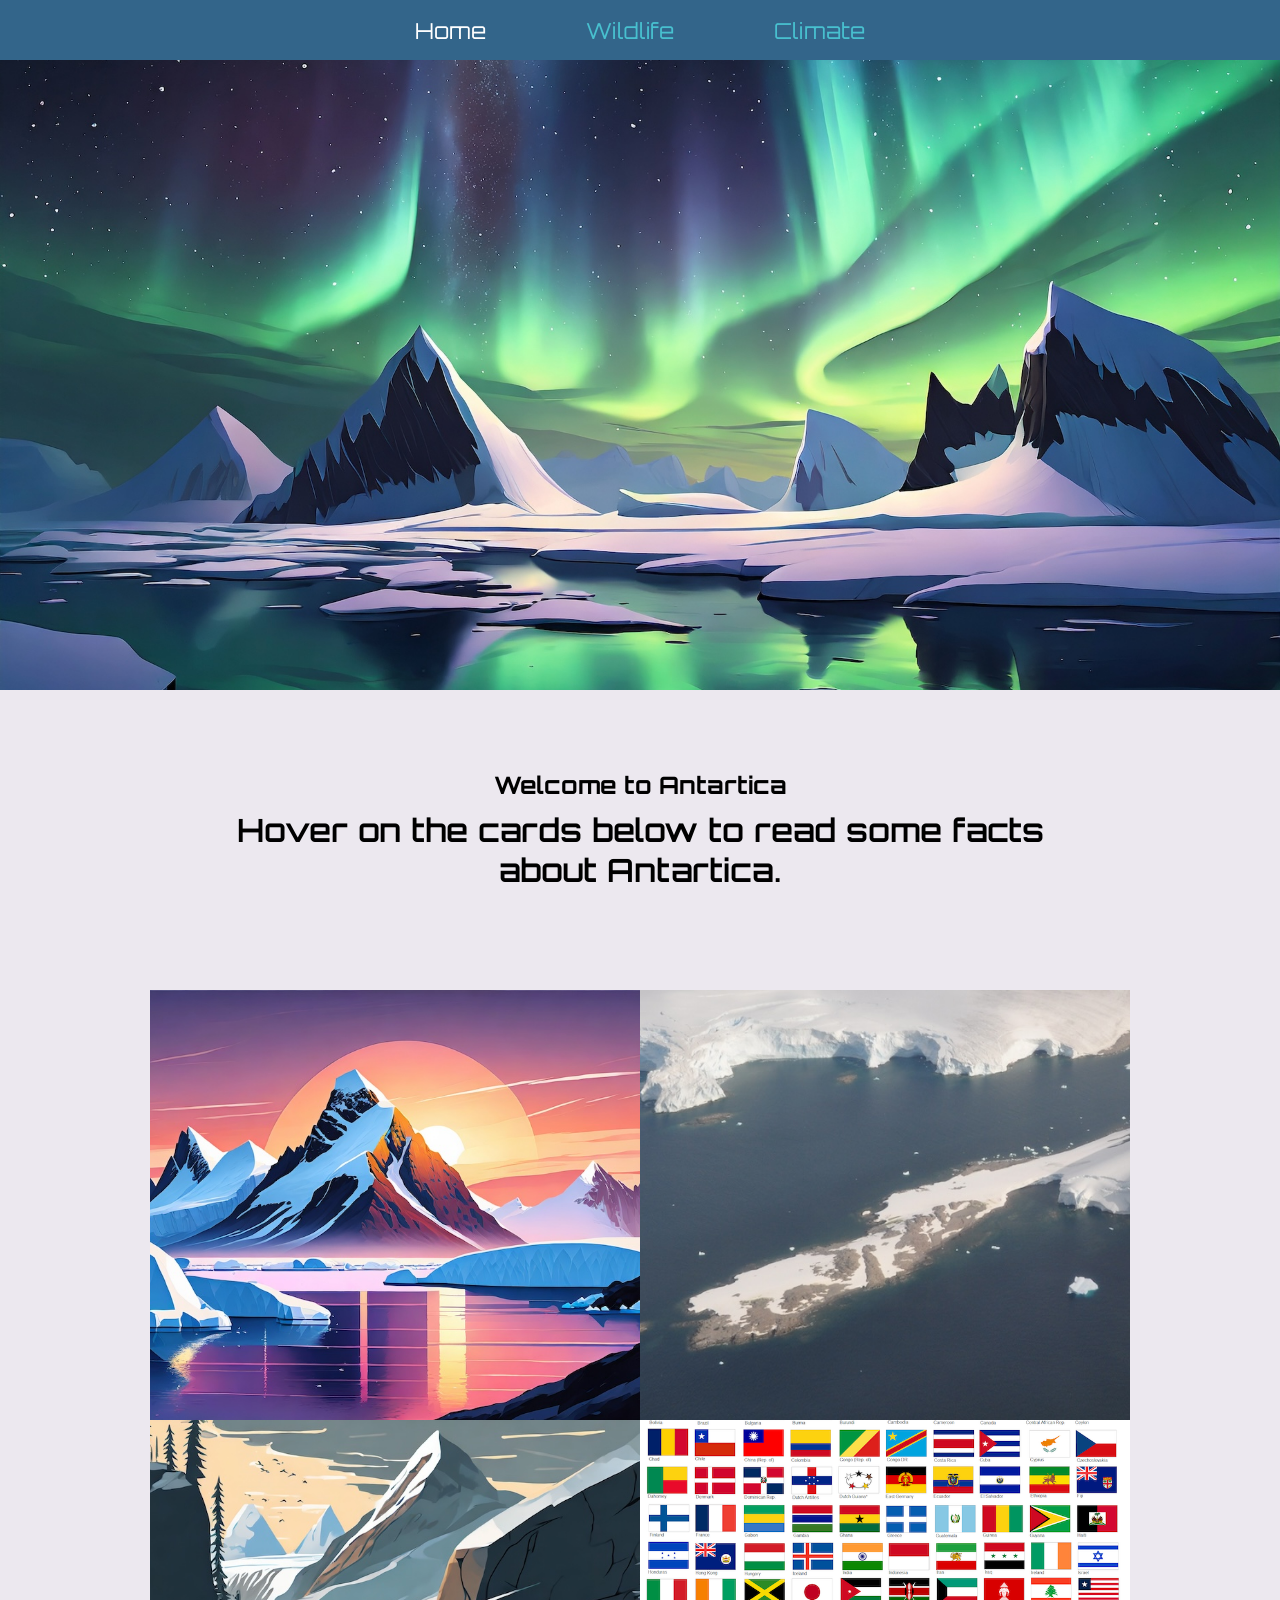
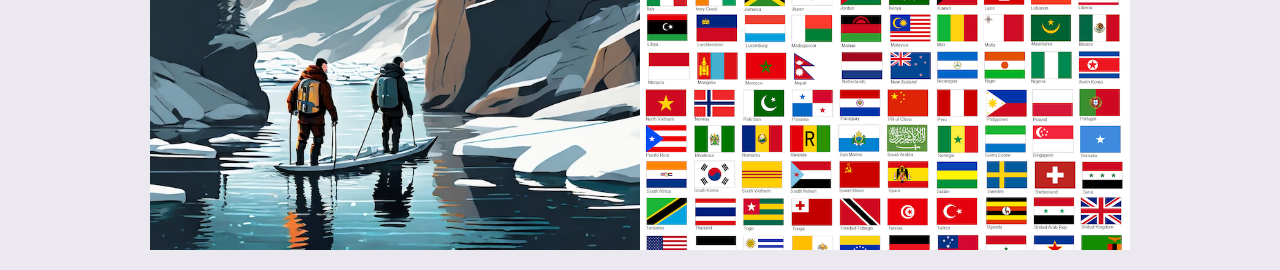
<file: index.html>
<!DOCTYPE html>
<html lang="en">

<head>
    <meta charset="UTF-8">
    <meta name="viewport" content="width=device-width, initial-scale=1.0">
    <link rel="stylesheet" href="https://cdnjs.cloudflare.com/ajax/libs/font-awesome/6.5.1/css/all.min.css"
        integrity="sha512-DTOQO9RWCH3ppGqcWaEA1BIZOC6xxalwEsw9c2QQeAIftl+Vegovlnee1c9QX4TctnWMn13TZye+giMm8e2LwA=="
        crossorigin="anonymous" referrerpolicy="no-referrer" />
    <link rel="stylesheet" href="styles.css">
    <title>Document</title>
</head>

<body>
    <header>
        <nav>
            <div class="nav-items">
                <a href="index.html" class="active">Home</a>
                <a href="wildlife.html">Wildlife</a>
                <a href="climate.html">Climate</a>
            </div>
            <div class="burger">
                <div id="hamburger-menu">
                    <i class="fa-solid fa-bars"></i>
                </div>

                <div id="close-ham">
                    <i class="fa-solid fa-xmark"></i>
                </div>
            </div>



        </nav>
        <div class="hero-img"></div>
    </header>
    <main>
        <section class="main-text-container">
            <h1>
                Welcome to Antartica
            </h1>
            <p>Hover on the cards below to read some facts <span id="para-text-wrap">about Antartica.</span></p>

        </section>
        <section class="fact-wrapper">
            <div class="fact-holder">
                <span class="fact-card sun ">
                    <p class="fact">Antarctica is the coldest continent, but it is also the driest! On average, there is
                        just 200mm (8 inches) of precipitation a year, the majority of it along the coast.</p>
                </span>
                <span class="fact-card discovery">
                    <p class="fact">The continent is thought to have been discovered relatively late in human history.
                        In 1820, Fabian Gottlieb von Bellingshausen and Mikhail Lazarev lead a Russian expedition to
                        prove the exsistence of Antarctica and were probably the first to see the ice shelves.</p>
                </span>
                <span class="fact-card explorers">
                    <p class="fact">Who first set foot on the continent? The first documented and confirmed landing was
                        a crew led by Norwegian Leonard Kristensen at Cape Adare.</p>
                </span>
                <span class="fact-card ownership">
                    <p class="fact">Antarctica is governed by the Antarctic Treaty. First signed by 12 nations in 1959,
                        the Treaty now has 56 supporting nations, 29 of which are considered “Consultative Parties” and
                        are actively involved in decision-making.</p>
                </span>

            </div>

        </section>
    </main>
    <script src="script.js"></script>
</body>

</html>
</file>
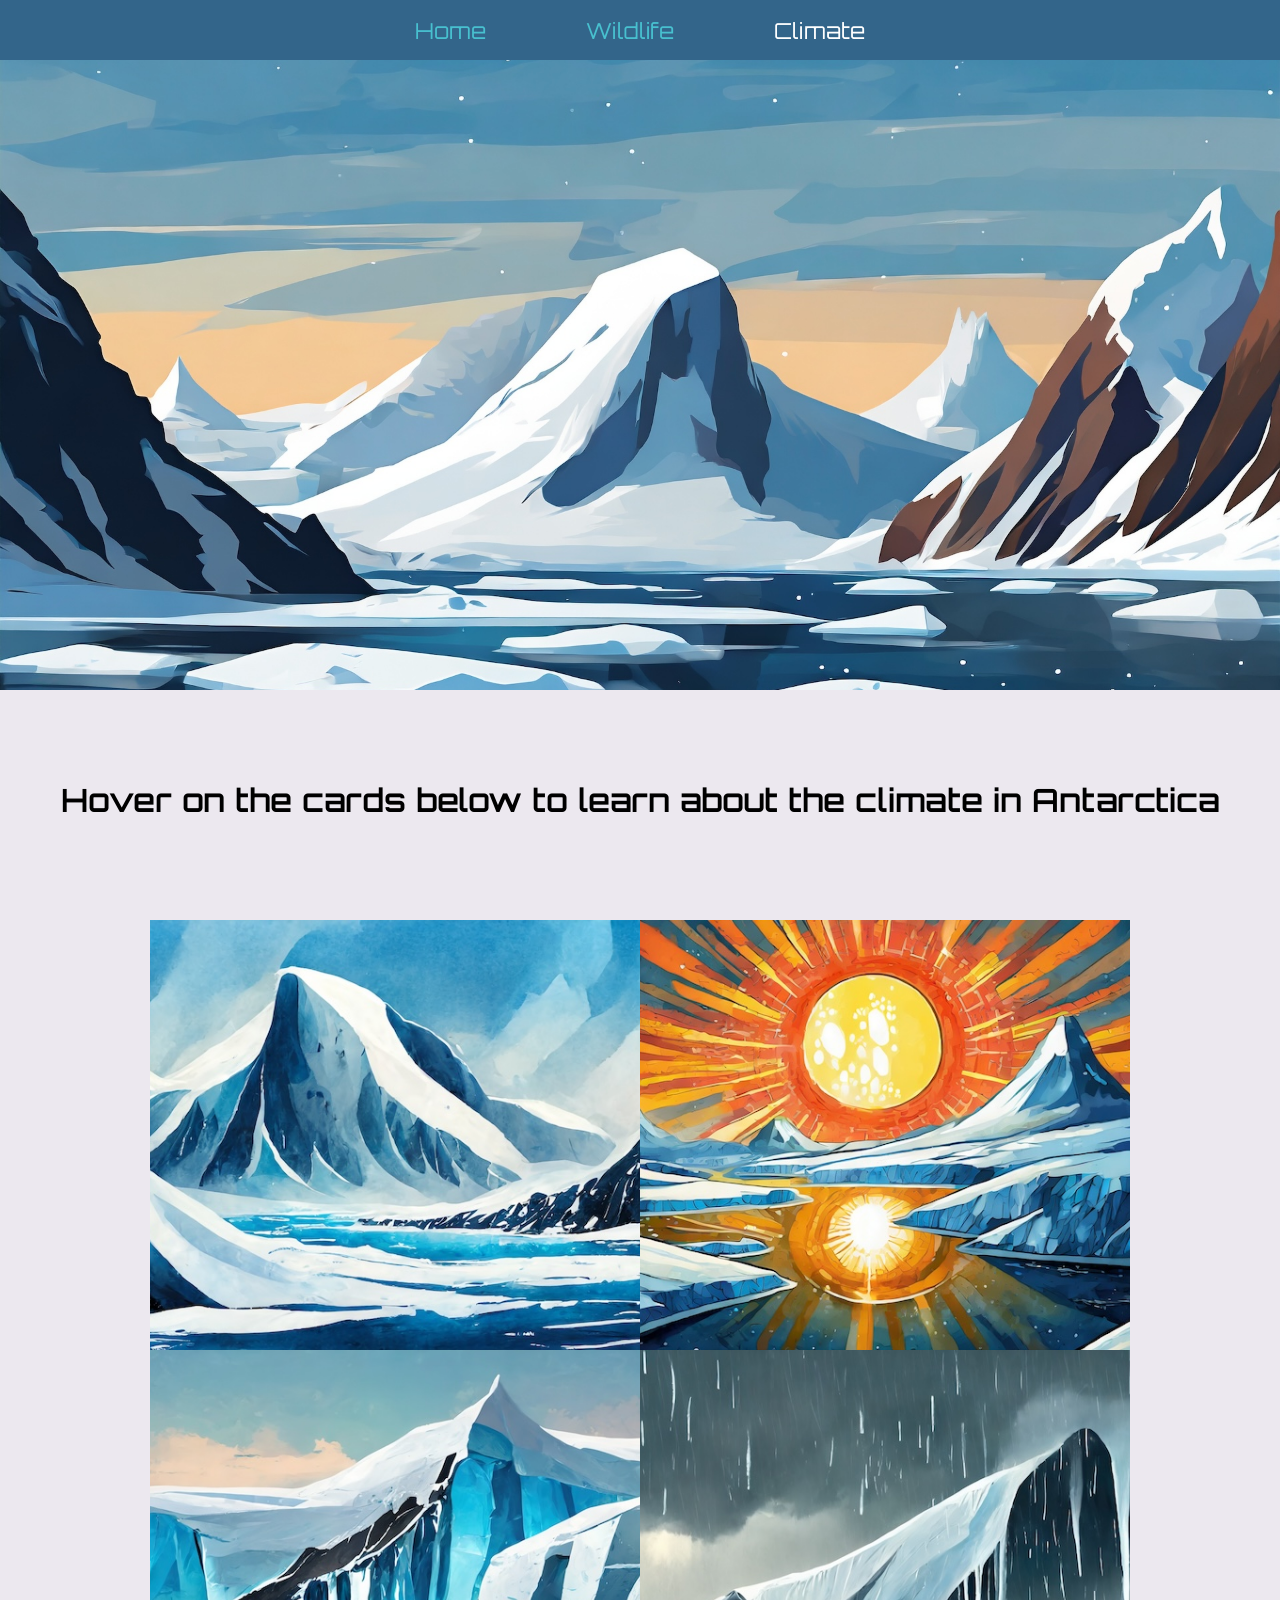
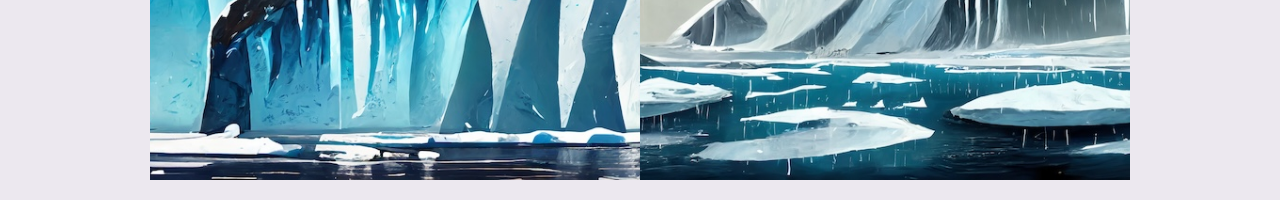
<file: climate.html>
<!DOCTYPE html>
<html lang="en">

<head>
    <meta charset="UTF-8">
    <meta name="viewport" content="width=device-width, initial-scale=1.0">
    <link rel="stylesheet" href="https://cdnjs.cloudflare.com/ajax/libs/font-awesome/6.5.1/css/all.min.css"
        integrity="sha512-DTOQO9RWCH3ppGqcWaEA1BIZOC6xxalwEsw9c2QQeAIftl+Vegovlnee1c9QX4TctnWMn13TZye+giMm8e2LwA=="
        crossorigin="anonymous" referrerpolicy="no-referrer" />
    <link rel="stylesheet" href="styles.css">
    <title>Document</title>
</head>

<body>
    <header>
        <nav>
            <div class="nav-items">
                <a href="index.html" >Home</a>
                <a href="wildlife.html">Wildlife</a>
                <a href="climate.html" class="active">Climate</a>
            </div>
            <div class="burger">
                <div id="hamburger-menu">
                    <i class="fa-solid fa-bars"></i>
                </div>

                <div id="close-ham">
                    <i class="fa-solid fa-xmark"></i>
                </div>
            </div>



        </nav>
        <div class="hero-img climate"></div>
    </header>
    <main>
        <section class="main-text-container">
           
            <p>Hover on the cards below to learn about the climate in Antarctica</p>

        </section>
        <section class="fact-wrapper">
            <div class="fact-holder">
                <span class="fact-card climate-ice ">
                    <p class="fact">Antarctica is the coldest continent on Earth. The average temperature in the interior is -57°C, and during winter it can reach -90°C. The coast is warmer and temperatures can reach a maximum of 8°C during the summer.</p>
                </span>
                <span class="fact-card climate-sun">
                    <p class="fact">You can get sunburn on Antarctica as the snow reflects nearly all of the sun's ultraviolet rays. You may not feel the heat, but you still need to keep your skin safe from the rays.</p>
                </span>
                <span class="fact-card climate-snow">
                    <p class="fact">Antarctica's ice sheet is, on average, 1.6km thick and covers about 98% of the continent. This ice sheet is nearly 90% of the entire world’s ice!</p>
                </span>
                <span class="fact-card climate-rain">
                    <p class="fact">Technically, Antarctica is a desert because it is so dry there. The average annual precipitation on the coast is just 166mm. With such cold conditions, the snow hardly ever melts. Instead, most of it is compressed over time and becomes part of the ice sheet.</p>
                </span>

            </div>

        </section>
    </main>
    <script src="script.js"></script>
</body>

</html>
</file>
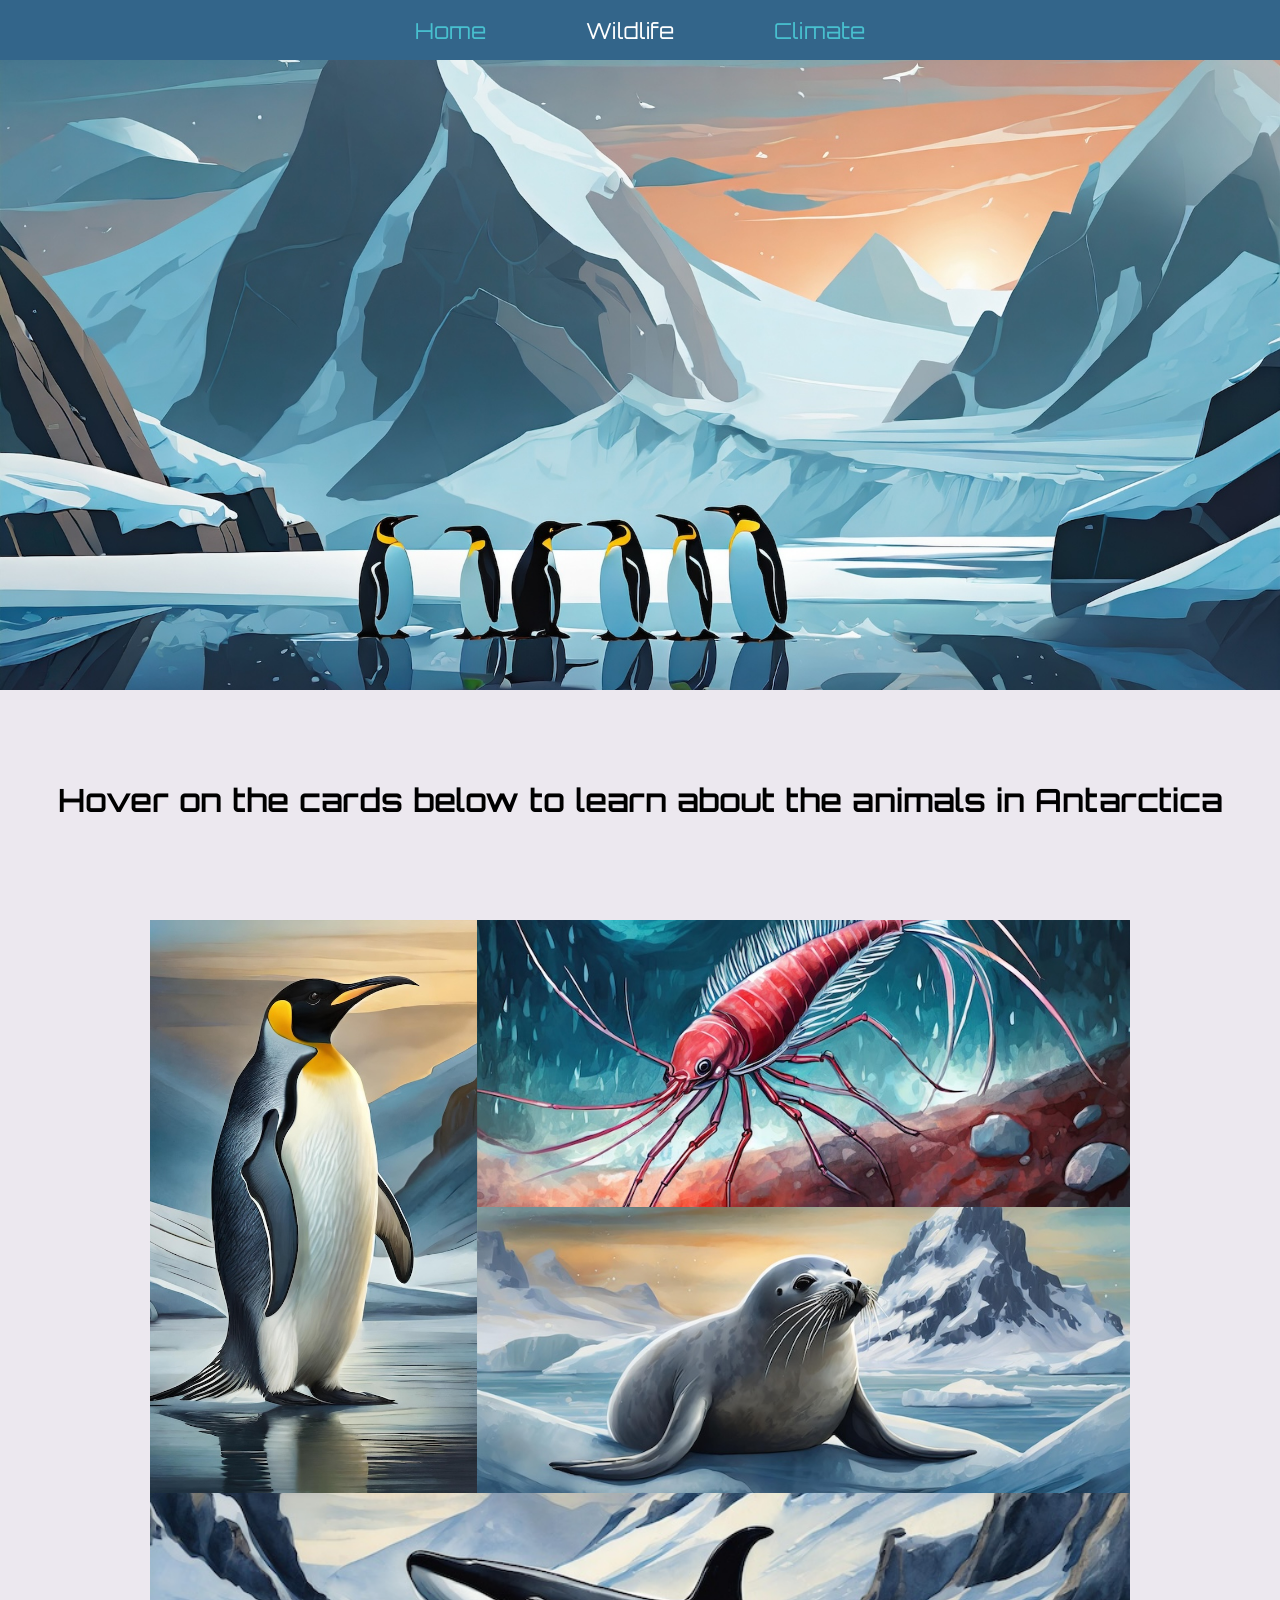
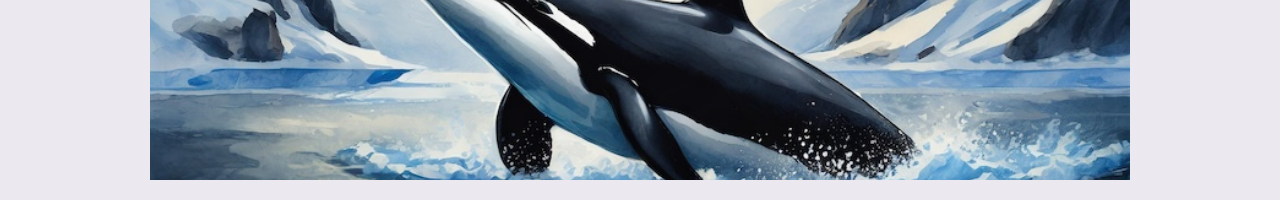
<file: wildlife.html>
<!DOCTYPE html>
<html lang="en">
<head>
    <meta charset="UTF-8">
    <meta name="viewport" content="width=device-width, initial-scale=1.0">
    <link rel="stylesheet" href="styles.css">
       <link rel="stylesheet" href="https://cdnjs.cloudflare.com/ajax/libs/font-awesome/6.5.1/css/all.min.css"
        integrity="sha512-DTOQO9RWCH3ppGqcWaEA1BIZOC6xxalwEsw9c2QQeAIftl+Vegovlnee1c9QX4TctnWMn13TZye+giMm8e2LwA=="
        crossorigin="anonymous" referrerpolicy="no-referrer" />
    <title>Document</title>
</head>
<body>
     <header>
        <nav>
            <div class="nav-items">
                <a href="index.html">Home</a>
                <a href="wildlife.html"class="active">Wildlife</a>
                <a href="climate.html">Climate</a>
            </div>
            <div class="burger">
                <div id="hamburger-menu">
                    <i class="fa-solid fa-bars"></i>
                </div>

                <div id="close-ham">
                    <i class="fa-solid fa-xmark"></i>
                </div>
            </div>



        </nav>
        <div class="hero-img wildlife"></div>
    </header>
     <main>
        <section class="main-text-container">
           
            <p>Hover on the cards below to learn about the animals in Antarctica</p>

        </section>
        <section class="fact-wrapper">
            <div class="fact-holder wildlife-layout">
                <span class="fact-card penguine">
                    <p class="fact">Emperor penguins live in colonies on sea ice. Sea ice is frozen sea water and it forms a fringe around the Antarctic continent. In the winter, the area covered in sea ice expands. In the summer, the area shrinks as the sea ice melts. By the time the chicks are ready to fledge, the sea ice edge is close to the colony, so the young penguins don’t have to travel far to get their food.</p>
                </span>
                <span class="fact-card krill">
                    <p class="fact">Krill is eaten by many organisms, such as penguins, birds, and even the ginormous elephant seal! Because there are so many different organisms that feed on krill, there needs to be lots and lots of krill available, especially as they are only 5cm (2 inches) long!</p>
                </span>
                <span class="fact-card seal">
                    <p class="fact">"Seals have thick fur coats and blubber, making them supremely well adapted to the cold. There are six species in Antarctica: Antarctic fur seals, Leopard seals, Ross seals, Southern elephant seals, Crabeater seals, and Weddell seals.</p>
                </span>
                <span class="fact-card orca">
                    <p class="fact">At the top of the food chain are the orcas, often known as killer whales. These are the biggest carnivores on Earth. They can reach almost 10m in length! Orcas can be found swimming all around the Earth’s oceans, but in particular in the Southern Ocean around Antarctica.</p>
                </span>

            </div>

        </section>
    </main>
    <script src="script.js"></script>
</body>
</html>
</file>
<file: styles.css>
/* Import a font */
@import url('https://fonts.googleapis.com/css2?family=Orbitron&display=swap');

*{
    box-sizing: border-box;
    padding: 0%;
    margin: 0%;
}
nav{
    background-color: #33658a;
    padding: 0 15px;
    height: 60px;
    width: 100%;
    display: flex;
    justify-content: center;
    align-items: center;
    font-size: 22px;
   
}
.nav-items{
    display: flex;
    gap: 100px;
}
.nav-items > a{
    text-decoration: none;
    color: #48c0cf;
    font-family: Orbitron, sans-serif;
font-size: 22px;
font-weight: 400;
line-height: normal;

}
.nav-items > a:hover{
    color:#ffffff;
}
.nav-items .active{
    color: #ffffff;
}
.hero-img{
    height: 70vh;
    background-image: url(./assets/antarctic-lights.jpg);
    background-size: cover;
    background-position: center;
}
main{
      background-color: #ece8ef;
}
.main-text-container{
    text-align: center;
    font-family: Orbitron, sans-serif;
    padding: 80px 0px;
  

    
}
.main-text-container > p{
    font-size: 2rem;
    font-weight: 600;
    margin-top: 10px;
   
}
#para-text-wrap{
    display:block;
}
/* image styling */

.fact-holder{
    display: grid;
    height: 100vh;
    grid-template-rows: 50% 50%;
    grid-template-columns: 50% 50%;
    padding: 20px 150px;
    
}
.wildlife-layout{
    grid-template-rows: 1fr 1fr 1fr;
    grid-template-columns: 1fr 2fr;
 
}
.fact-card{
    display: flex;
    flex-wrap: wrap;
    background-size: cover;
    background-position: center;

}
.fact{
    display: flex;
    /* color: #ffffff; */
    align-content: center;
    padding: 15px;
    height: 100%;
    flex-wrap: wrap;
}
.sun{
    background-image: url(./assets/antarctic-sun.jpg);
}
.discovery{
    background-image:url(./assets/aerial-antarctica.jpeg);
}
.explorers{
    background-image: url(./assets/explorers.jpg);
}
.ownership{
    background-image: url(./assets/world_flags.png);
}
.fact{
    background-color: rgba(0, 0, 0, 0.8); /* Black with 60% opacity */
    color:#ece8ef ;
    font-size: 100%;
       font-family: Orbitron, sans-serif;
       opacity: 0;
       transition: .4s ease-in-out;

}
.fact:hover{
    opacity: 1;
}
.burger{
    margin-left: auto;
    cursor: pointer;
    color: #ffffff;
    display: none;
   
}
.wildlife{
    background-image: url(./assets/antarctic-penguins.jpg);
   
   
}
.climate{
    background-image: url(./assets/antarctic-daytime.jpg);
}
.penguine{
    background-image: url(./assets/wildlife-emperor-penguin.jpg);
    grid-row-start: 1;
    grid-row-end: 3;
}
.krill{
    background-image: url(./assets/wildlife-krill.jpg);
}
.seal{
    background-image: url(./assets/wildlife-seal.jpg);
}
.orca{
    background-image: url(./assets/wildlife-orca.jpg);
   
   grid-column-start: 1;
  grid-column-end: 3;
    
}
.climate-ice{
  background-image: url(./assets/climate-snow.jpg);
}
.climate-sun{
    background-image: url(./assets/climate-sun.jpg);
}
.climate-snow{
      background-image: url(./assets/climate-ice.jpg);
}
.climate-rain{
    background-image: url(./assets/climate-rain.jpg);
}
@media(max-width:768px){
    nav{
        position: relative;
    }
    .burger{
        display: flex;
        cursor: pointer;
    }
    .burger #close-ham{
        display: none;
    }
    .nav-items{
        display: none;
       flex-direction: column;
       background-color: #33658a;
       gap: 40px;
       height: 30vh;
       width: 100%;
       padding-top: 20px;
       align-items: center;
      position: absolute;
      top: 58px;
      right: 0;
    }
    .fact-holder{
        grid-template-columns: 100%;
        grid-template-rows: 25% 25% 25% 25%;
        padding: 20px;
        height: 100vh;
    }
    
     .penguine{
grid-row: auto;
     }
     .orca{
        grid-column: auto;
     }

 .fact{
    font-size: 14px;
    padding: 0;
 }
}
</file>
